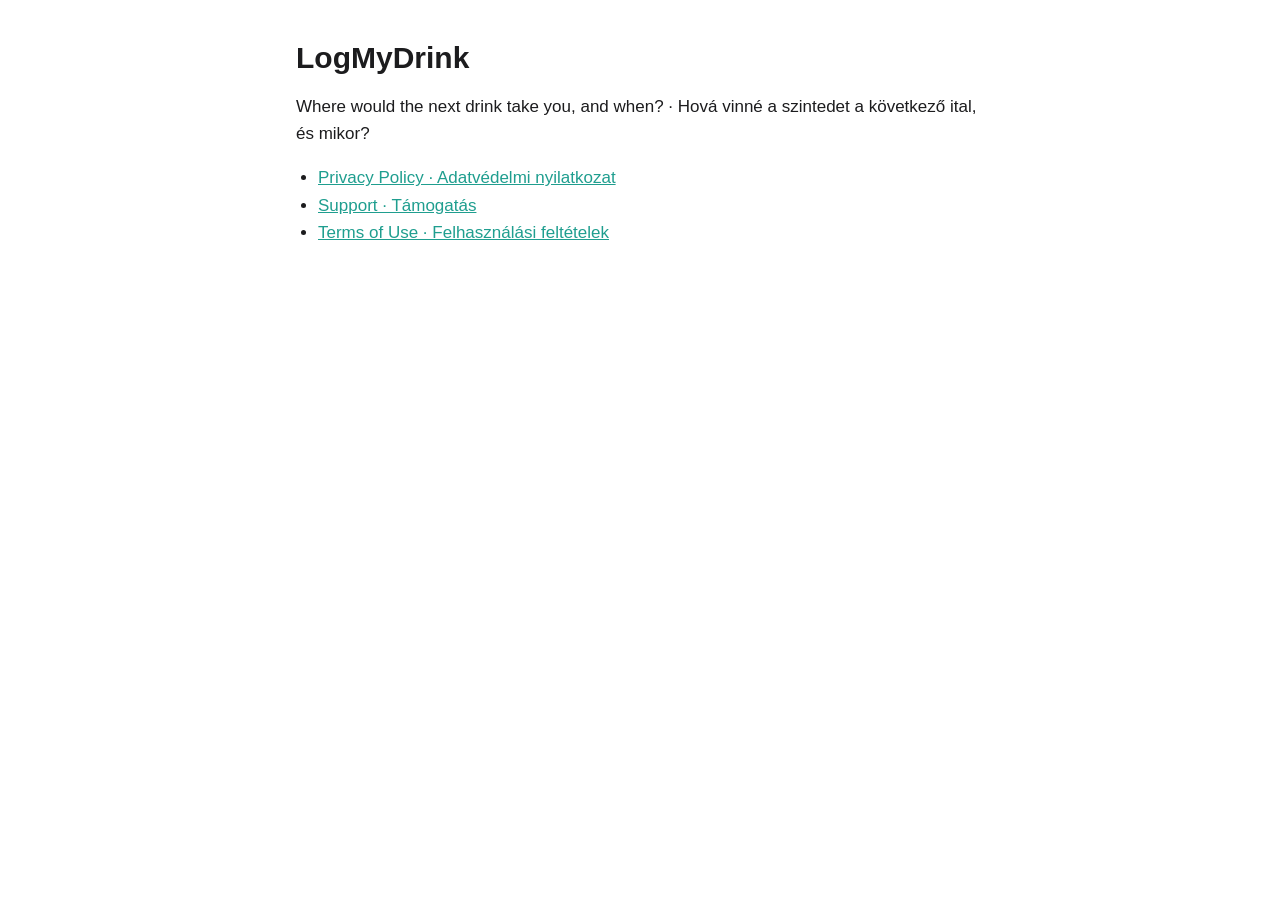
<file: index.html>
<!doctype html>
<html lang="en">
<head>
<meta charset="utf-8">
<meta name="viewport" content="width=device-width, initial-scale=1">
<title>LogMyDrink</title>
<link rel="stylesheet" href="style.css">
</head>
<body>
<main>
<h1>LogMyDrink</h1>
<p>Where would the next drink take you, and when? · Hová vinné a szintedet a következő ital, és mikor?</p>
<ul>
<li><a href="privacy/">Privacy Policy · Adatvédelmi nyilatkozat</a></li>
<li><a href="support/">Support · Támogatás</a></li>
<li><a href="terms/">Terms of Use · Felhasználási feltételek</a></li>
</ul>
</main>
</body>
</html>
</file>
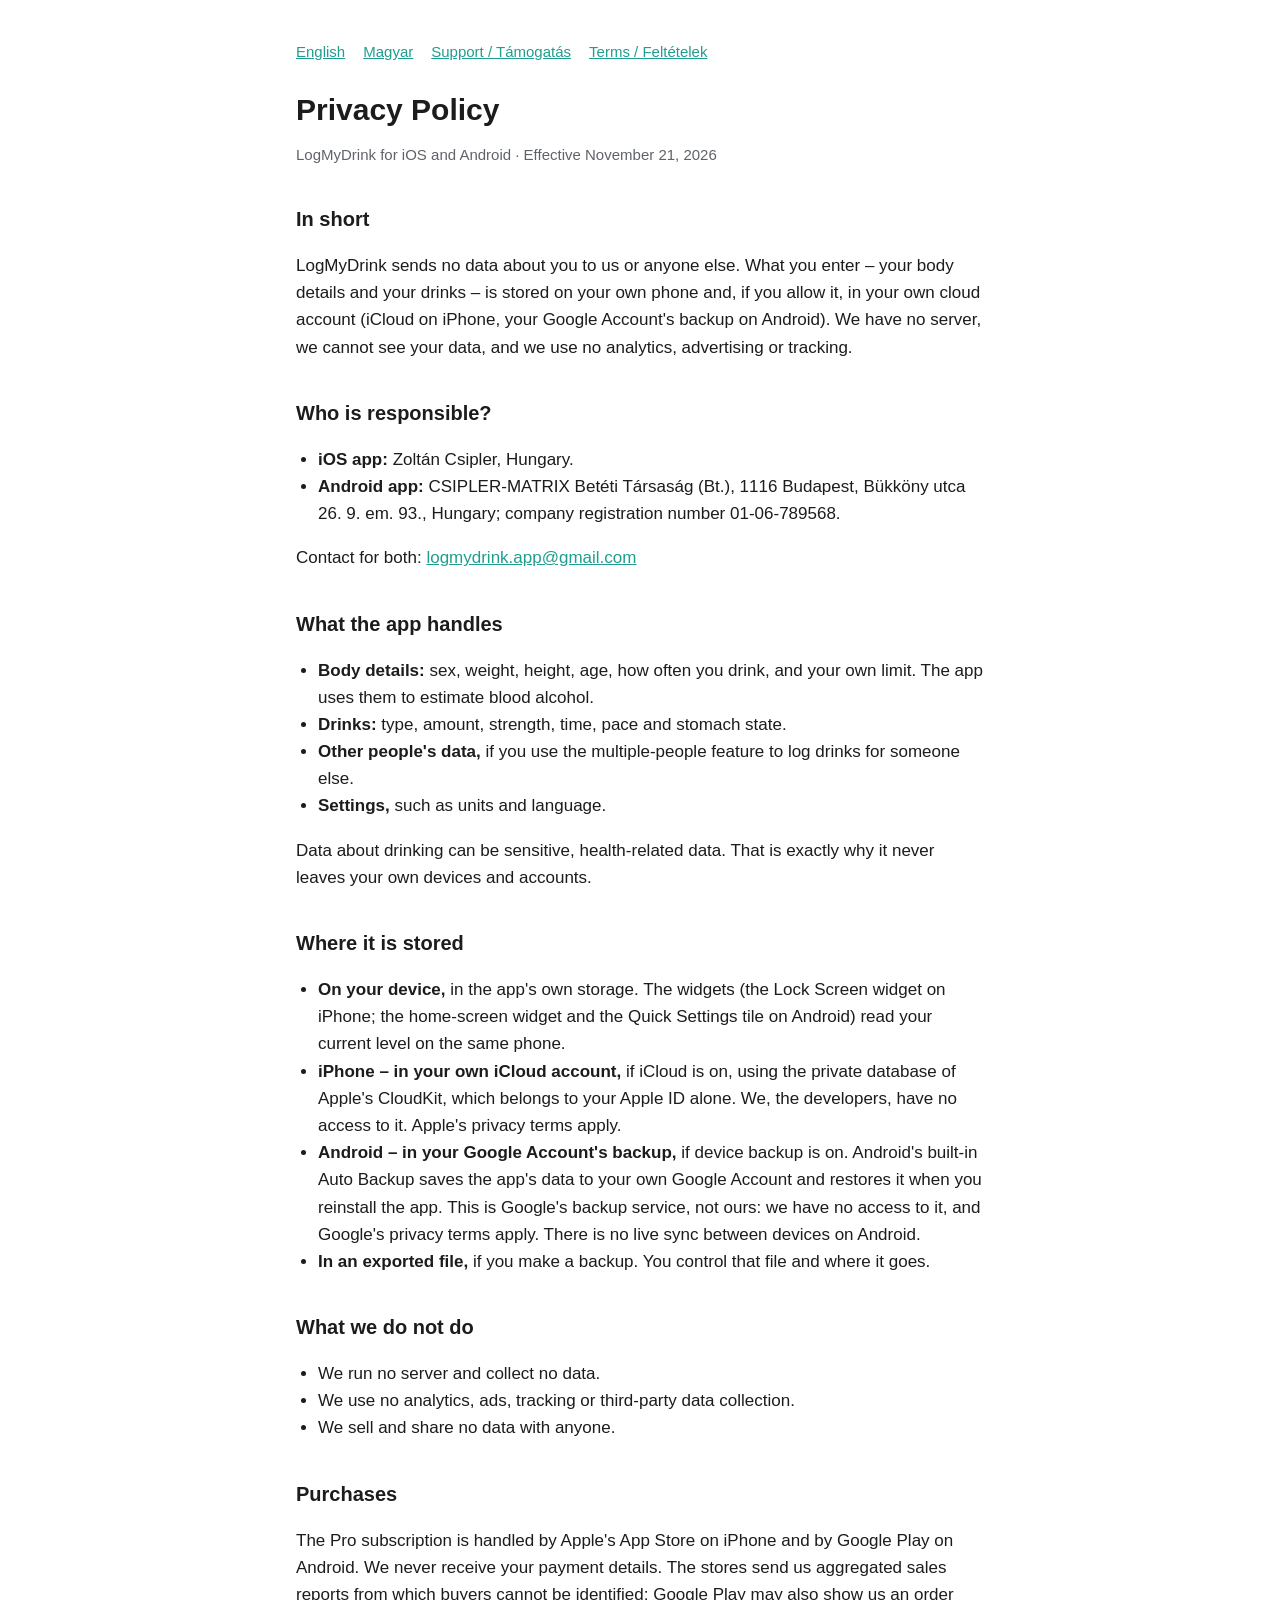
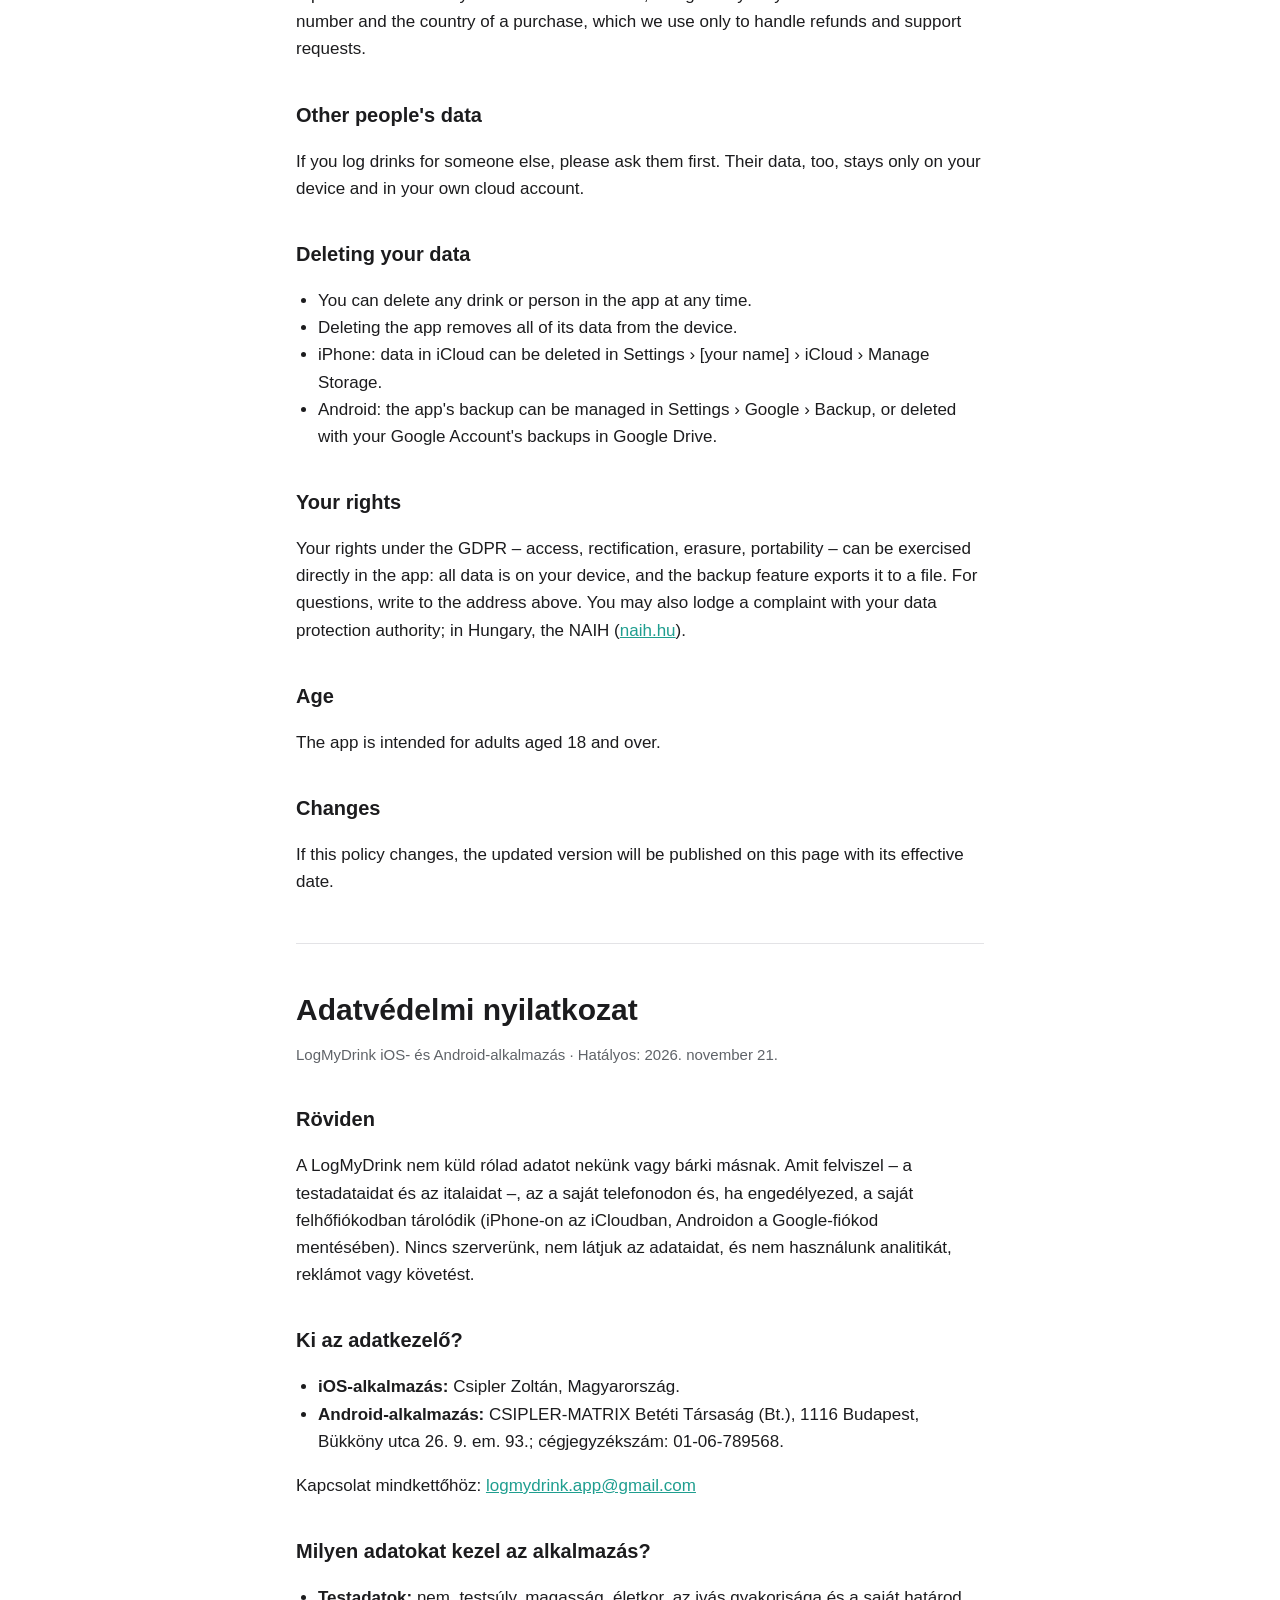
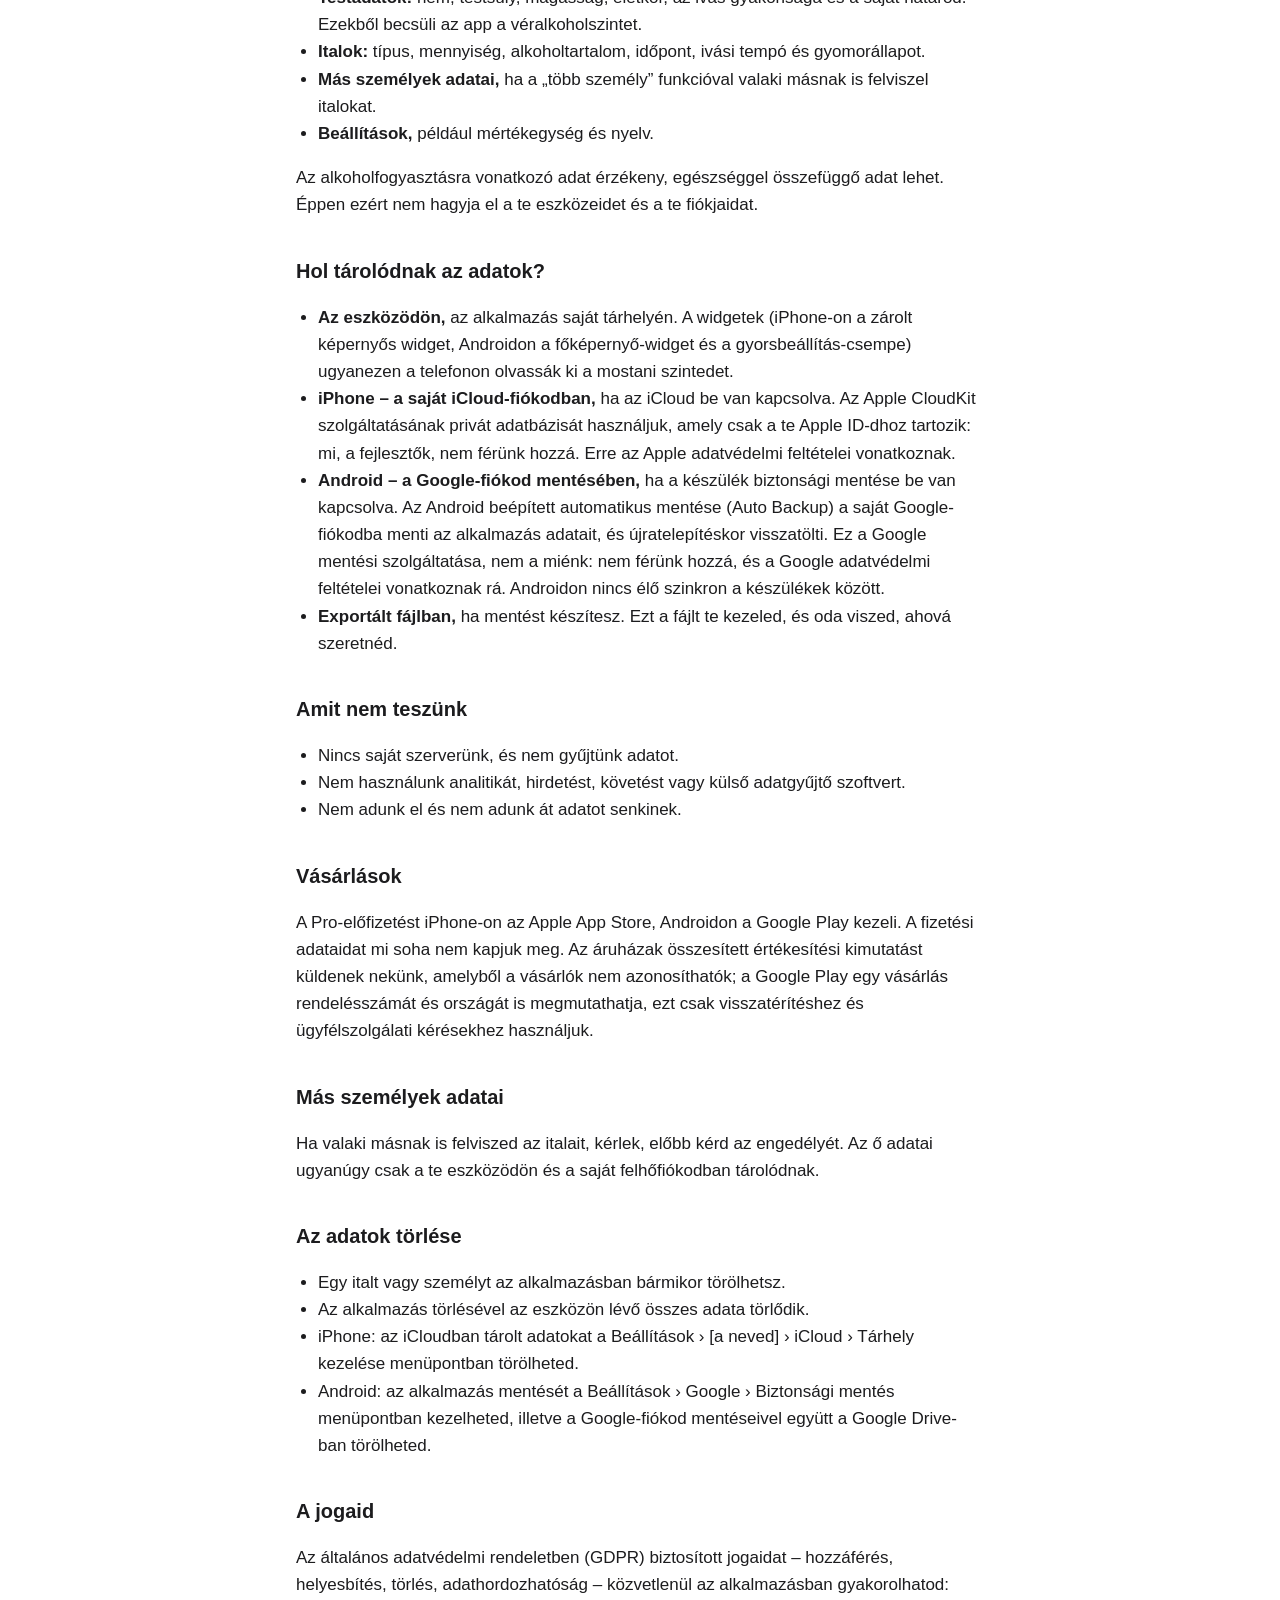
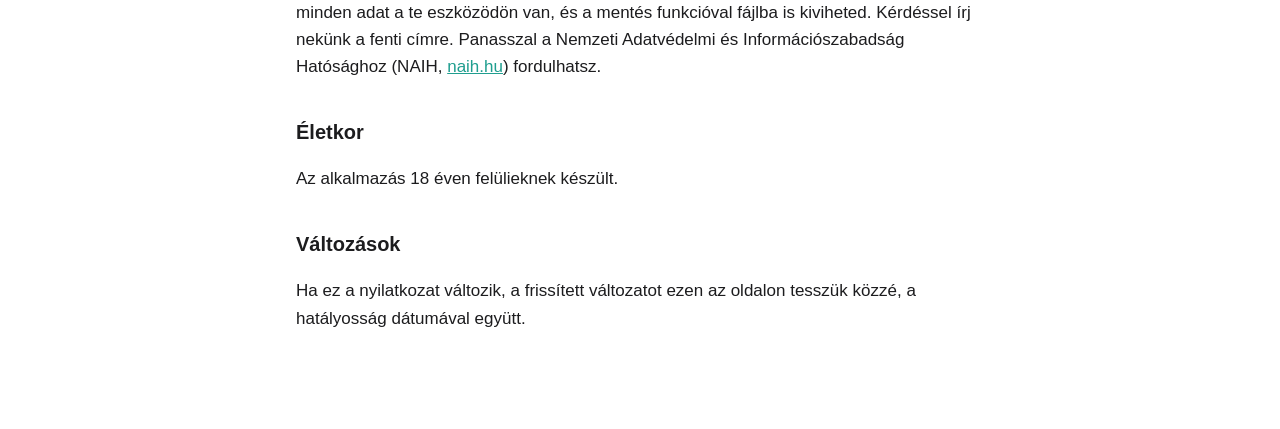
<file: privacy/index.html>
<!doctype html>
<html lang="en">
<head>
<meta charset="utf-8">
<meta name="viewport" content="width=device-width, initial-scale=1">
<title>LogMyDrink – Privacy Policy / Adatvédelmi nyilatkozat</title>
<link rel="stylesheet" href="../style.css">
</head>
<body>
<main>
<nav><a href="#en">English</a><a href="#hu">Magyar</a><a href="../support/">Support / Támogatás</a><a href="../terms/">Terms / Feltételek</a></nav>

<section id="en" lang="en">
<h1>Privacy Policy</h1>
<p class="muted">LogMyDrink for iOS and Android · Effective November 21, 2026</p>

<h2>In short</h2>
<p>LogMyDrink sends no data about you to us or anyone else. What you enter – your body details and your drinks – is stored on your own phone and, if you allow it, in your own cloud account (iCloud on iPhone, your Google Account's backup on Android). We have no server, we cannot see your data, and we use no analytics, advertising or tracking.</p>

<h2>Who is responsible?</h2>
<ul>
<li><strong>iOS app:</strong> Zoltán Csipler, Hungary.</li>
<li><strong>Android app:</strong> CSIPLER-MATRIX Betéti Társaság (Bt.), 1116 Budapest, Bükköny utca 26. 9. em. 93., Hungary; company registration number 01-06-789568.</li>
</ul>
<p>Contact for both: <a href="mailto:logmydrink.app@gmail.com">logmydrink.app@gmail.com</a></p>

<h2>What the app handles</h2>
<ul>
<li><strong>Body details:</strong> sex, weight, height, age, how often you drink, and your own limit. The app uses them to estimate blood alcohol.</li>
<li><strong>Drinks:</strong> type, amount, strength, time, pace and stomach state.</li>
<li><strong>Other people's data,</strong> if you use the multiple-people feature to log drinks for someone else.</li>
<li><strong>Settings,</strong> such as units and language.</li>
</ul>
<p>Data about drinking can be sensitive, health-related data. That is exactly why it never leaves your own devices and accounts.</p>

<h2>Where it is stored</h2>
<ul>
<li><strong>On your device,</strong> in the app's own storage. The widgets (the Lock Screen widget on iPhone; the home-screen widget and the Quick Settings tile on Android) read your current level on the same phone.</li>
<li><strong>iPhone – in your own iCloud account,</strong> if iCloud is on, using the private database of Apple's CloudKit, which belongs to your Apple ID alone. We, the developers, have no access to it. Apple's privacy terms apply.</li>
<li><strong>Android – in your Google Account's backup,</strong> if device backup is on. Android's built-in Auto Backup saves the app's data to your own Google Account and restores it when you reinstall the app. This is Google's backup service, not ours: we have no access to it, and Google's privacy terms apply. There is no live sync between devices on Android.</li>
<li><strong>In an exported file,</strong> if you make a backup. You control that file and where it goes.</li>
</ul>

<h2>What we do not do</h2>
<ul>
<li>We run no server and collect no data.</li>
<li>We use no analytics, ads, tracking or third-party data collection.</li>
<li>We sell and share no data with anyone.</li>
</ul>

<h2>Purchases</h2>
<p>The Pro subscription is handled by Apple's App Store on iPhone and by Google Play on Android. We never receive your payment details. The stores send us aggregated sales reports from which buyers cannot be identified; Google Play may also show us an order number and the country of a purchase, which we use only to handle refunds and support requests.</p>

<h2>Other people's data</h2>
<p>If you log drinks for someone else, please ask them first. Their data, too, stays only on your device and in your own cloud account.</p>

<h2>Deleting your data</h2>
<ul>
<li>You can delete any drink or person in the app at any time.</li>
<li>Deleting the app removes all of its data from the device.</li>
<li>iPhone: data in iCloud can be deleted in Settings › [your name] › iCloud › Manage Storage.</li>
<li>Android: the app's backup can be managed in Settings › Google › Backup, or deleted with your Google Account's backups in Google Drive.</li>
</ul>

<h2>Your rights</h2>
<p>Your rights under the GDPR – access, rectification, erasure, portability – can be exercised directly in the app: all data is on your device, and the backup feature exports it to a file. For questions, write to the address above. You may also lodge a complaint with your data protection authority; in Hungary, the NAIH (<a href="https://naih.hu">naih.hu</a>).</p>

<h2>Age</h2>
<p>The app is intended for adults aged 18 and over.</p>

<h2>Changes</h2>
<p>If this policy changes, the updated version will be published on this page with its effective date.</p>
</section>

<hr>

<section id="hu" lang="hu">
<h1>Adatvédelmi nyilatkozat</h1>
<p class="muted">LogMyDrink iOS- és Android-alkalmazás · Hatályos: 2026. november 21.</p>

<h2>Röviden</h2>
<p>A LogMyDrink nem küld rólad adatot nekünk vagy bárki másnak. Amit felviszel – a testadataidat és az italaidat –, az a saját telefonodon és, ha engedélyezed, a saját felhőfiókodban tárolódik (iPhone-on az iCloudban, Androidon a Google-fiókod mentésében). Nincs szerverünk, nem látjuk az adataidat, és nem használunk analitikát, reklámot vagy követést.</p>

<h2>Ki az adatkezelő?</h2>
<ul>
<li><strong>iOS-alkalmazás:</strong> Csipler Zoltán, Magyarország.</li>
<li><strong>Android-alkalmazás:</strong> CSIPLER-MATRIX Betéti Társaság (Bt.), 1116 Budapest, Bükköny utca 26. 9. em. 93.; cégjegyzékszám: 01-06-789568.</li>
</ul>
<p>Kapcsolat mindkettőhöz: <a href="mailto:logmydrink.app@gmail.com">logmydrink.app@gmail.com</a></p>

<h2>Milyen adatokat kezel az alkalmazás?</h2>
<ul>
<li><strong>Testadatok:</strong> nem, testsúly, magasság, életkor, az ivás gyakorisága és a saját határod. Ezekből becsüli az app a véralkoholszintet.</li>
<li><strong>Italok:</strong> típus, mennyiség, alkoholtartalom, időpont, ivási tempó és gyomorállapot.</li>
<li><strong>Más személyek adatai,</strong> ha a „több személy” funkcióval valaki másnak is felviszel italokat.</li>
<li><strong>Beállítások,</strong> például mértékegység és nyelv.</li>
</ul>
<p>Az alkoholfogyasztásra vonatkozó adat érzékeny, egészséggel összefüggő adat lehet. Éppen ezért nem hagyja el a te eszközeidet és a te fiókjaidat.</p>

<h2>Hol tárolódnak az adatok?</h2>
<ul>
<li><strong>Az eszközödön,</strong> az alkalmazás saját tárhelyén. A widgetek (iPhone-on a zárolt képernyős widget, Androidon a főképernyő-widget és a gyorsbeállítás-csempe) ugyanezen a telefonon olvassák ki a mostani szintedet.</li>
<li><strong>iPhone – a saját iCloud-fiókodban,</strong> ha az iCloud be van kapcsolva. Az Apple CloudKit szolgáltatásának privát adatbázisát használjuk, amely csak a te Apple ID-dhoz tartozik: mi, a fejlesztők, nem férünk hozzá. Erre az Apple adatvédelmi feltételei vonatkoznak.</li>
<li><strong>Android – a Google-fiókod mentésében,</strong> ha a készülék biztonsági mentése be van kapcsolva. Az Android beépített automatikus mentése (Auto Backup) a saját Google-fiókodba menti az alkalmazás adatait, és újratelepítéskor visszatölti. Ez a Google mentési szolgáltatása, nem a miénk: nem férünk hozzá, és a Google adatvédelmi feltételei vonatkoznak rá. Androidon nincs élő szinkron a készülékek között.</li>
<li><strong>Exportált fájlban,</strong> ha mentést készítesz. Ezt a fájlt te kezeled, és oda viszed, ahová szeretnéd.</li>
</ul>

<h2>Amit nem teszünk</h2>
<ul>
<li>Nincs saját szerverünk, és nem gyűjtünk adatot.</li>
<li>Nem használunk analitikát, hirdetést, követést vagy külső adatgyűjtő szoftvert.</li>
<li>Nem adunk el és nem adunk át adatot senkinek.</li>
</ul>

<h2>Vásárlások</h2>
<p>A Pro-előfizetést iPhone-on az Apple App Store, Androidon a Google Play kezeli. A fizetési adataidat mi soha nem kapjuk meg. Az áruházak összesített értékesítési kimutatást küldenek nekünk, amelyből a vásárlók nem azonosíthatók; a Google Play egy vásárlás rendelésszámát és országát is megmutathatja, ezt csak visszatérítéshez és ügyfélszolgálati kérésekhez használjuk.</p>

<h2>Más személyek adatai</h2>
<p>Ha valaki másnak is felviszed az italait, kérlek, előbb kérd az engedélyét. Az ő adatai ugyanúgy csak a te eszközödön és a saját felhőfiókodban tárolódnak.</p>

<h2>Az adatok törlése</h2>
<ul>
<li>Egy italt vagy személyt az alkalmazásban bármikor törölhetsz.</li>
<li>Az alkalmazás törlésével az eszközön lévő összes adata törlődik.</li>
<li>iPhone: az iCloudban tárolt adatokat a Beállítások › [a neved] › iCloud › Tárhely kezelése menüpontban törölheted.</li>
<li>Android: az alkalmazás mentését a Beállítások › Google › Biztonsági mentés menüpontban kezelheted, illetve a Google-fiókod mentéseivel együtt a Google Drive-ban törölheted.</li>
</ul>

<h2>A jogaid</h2>
<p>Az általános adatvédelmi rendeletben (GDPR) biztosított jogaidat – hozzáférés, helyesbítés, törlés, adathordozhatóság – közvetlenül az alkalmazásban gyakorolhatod: minden adat a te eszközödön van, és a mentés funkcióval fájlba is kiviheted. Kérdéssel írj nekünk a fenti címre. Panasszal a Nemzeti Adatvédelmi és Információszabadság Hatósághoz (NAIH, <a href="https://naih.hu">naih.hu</a>) fordulhatsz.</p>

<h2>Életkor</h2>
<p>Az alkalmazás 18 éven felülieknek készült.</p>

<h2>Változások</h2>
<p>Ha ez a nyilatkozat változik, a frissített változatot ezen az oldalon tesszük közzé, a hatályosság dátumával együtt.</p>
</section>
</main>
</body>
</html>
</file>
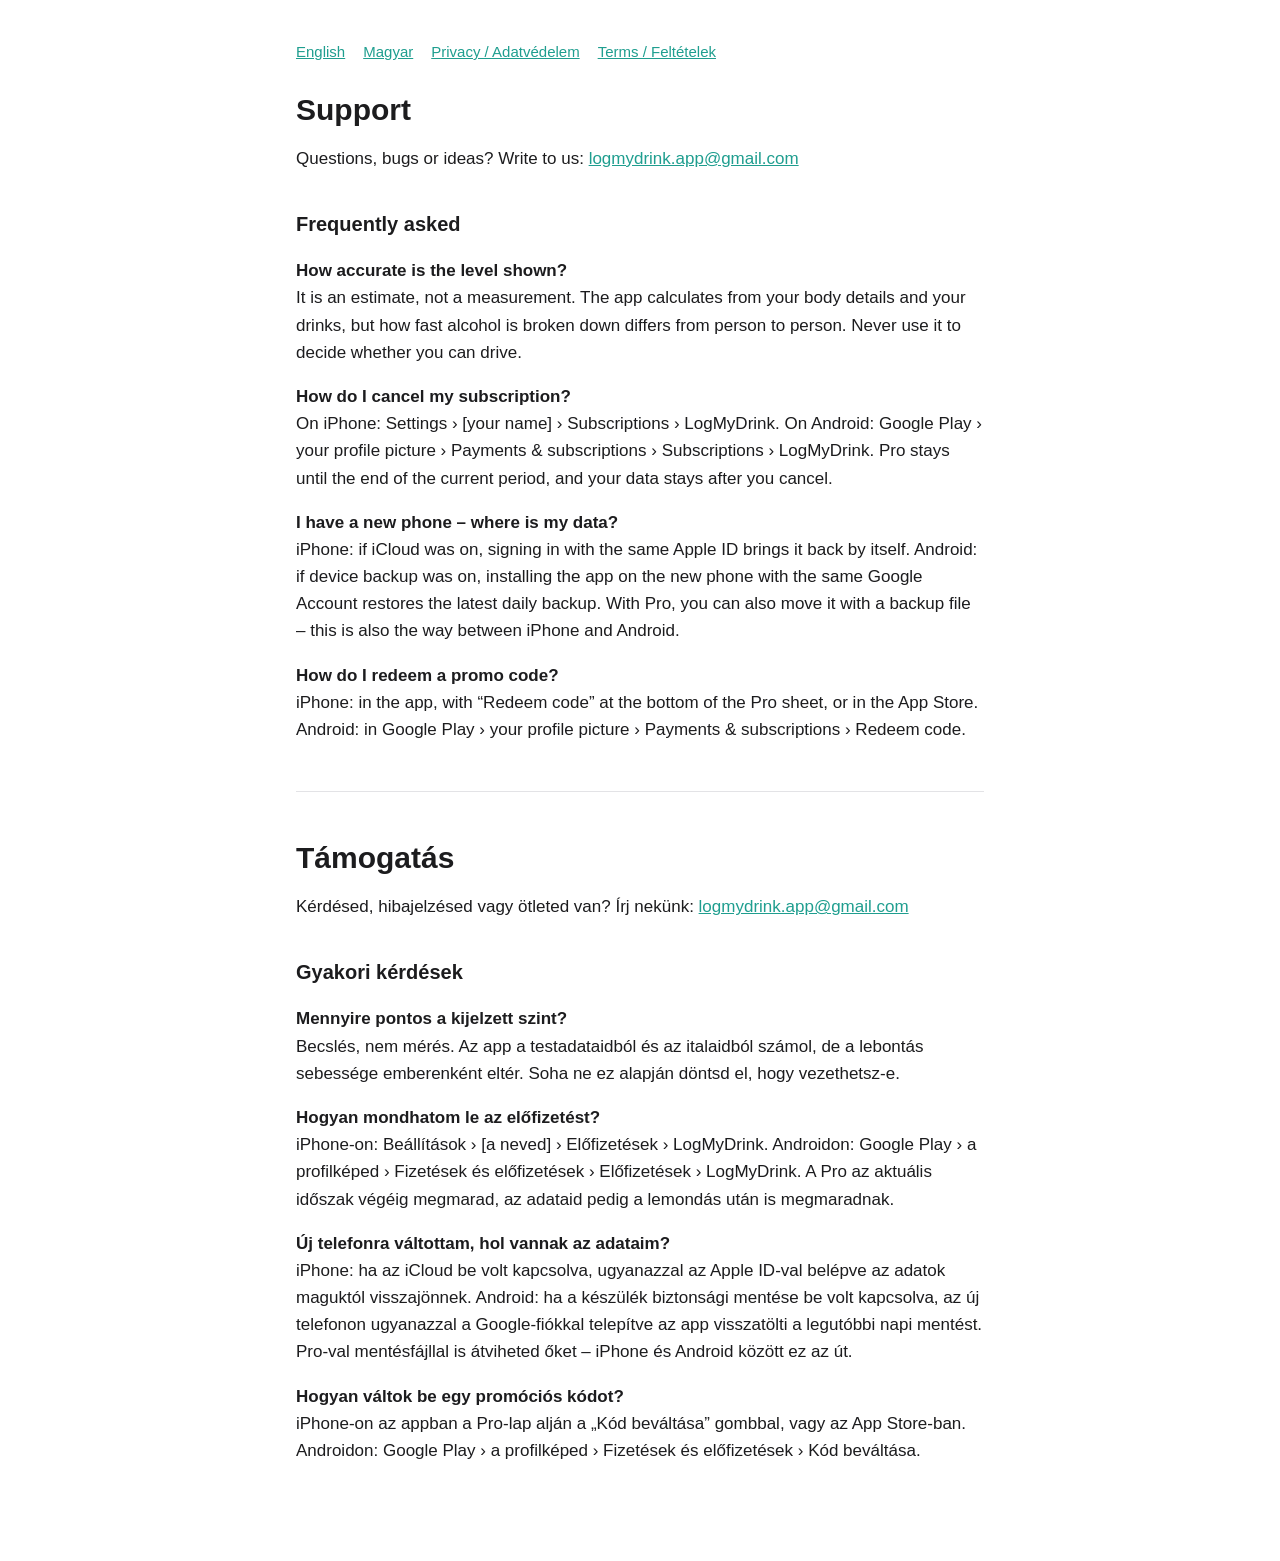
<file: support/index.html>
<!doctype html>
<html lang="en">
<head>
<meta charset="utf-8">
<meta name="viewport" content="width=device-width, initial-scale=1">
<title>LogMyDrink – Support / Támogatás</title>
<link rel="stylesheet" href="../style.css">
</head>
<body>
<main>
<nav><a href="#en">English</a><a href="#hu">Magyar</a><a href="../privacy/">Privacy / Adatvédelem</a><a href="../terms/">Terms / Feltételek</a></nav>

<section id="en" lang="en">
<h1>Support</h1>
<p>Questions, bugs or ideas? Write to us: <a href="mailto:logmydrink.app@gmail.com">logmydrink.app@gmail.com</a></p>

<h2>Frequently asked</h2>
<p><strong>How accurate is the level shown?</strong><br>
It is an estimate, not a measurement. The app calculates from your body details and your drinks, but how fast alcohol is broken down differs from person to person. Never use it to decide whether you can drive.</p>
<p><strong>How do I cancel my subscription?</strong><br>
On iPhone: Settings › [your name] › Subscriptions › LogMyDrink. On Android: Google Play › your profile picture › Payments &amp; subscriptions › Subscriptions › LogMyDrink. Pro stays until the end of the current period, and your data stays after you cancel.</p>
<p><strong>I have a new phone – where is my data?</strong><br>
iPhone: if iCloud was on, signing in with the same Apple ID brings it back by itself. Android: if device backup was on, installing the app on the new phone with the same Google Account restores the latest daily backup. With Pro, you can also move it with a backup file – this is also the way between iPhone and Android.</p>
<p><strong>How do I redeem a promo code?</strong><br>
iPhone: in the app, with “Redeem code” at the bottom of the Pro sheet, or in the App Store. Android: in Google Play › your profile picture › Payments &amp; subscriptions › Redeem code.</p>
</section>

<hr>

<section id="hu" lang="hu">
<h1>Támogatás</h1>
<p>Kérdésed, hibajelzésed vagy ötleted van? Írj nekünk: <a href="mailto:logmydrink.app@gmail.com">logmydrink.app@gmail.com</a></p>

<h2>Gyakori kérdések</h2>
<p><strong>Mennyire pontos a kijelzett szint?</strong><br>
Becslés, nem mérés. Az app a testadataidból és az italaidból számol, de a lebontás sebessége emberenként eltér. Soha ne ez alapján döntsd el, hogy vezethetsz-e.</p>
<p><strong>Hogyan mondhatom le az előfizetést?</strong><br>
iPhone-on: Beállítások › [a neved] › Előfizetések › LogMyDrink. Androidon: Google Play › a profilképed › Fizetések és előfizetések › Előfizetések › LogMyDrink. A Pro az aktuális időszak végéig megmarad, az adataid pedig a lemondás után is megmaradnak.</p>
<p><strong>Új telefonra váltottam, hol vannak az adataim?</strong><br>
iPhone: ha az iCloud be volt kapcsolva, ugyanazzal az Apple ID-val belépve az adatok maguktól visszajönnek. Android: ha a készülék biztonsági mentése be volt kapcsolva, az új telefonon ugyanazzal a Google-fiókkal telepítve az app visszatölti a legutóbbi napi mentést. Pro-val mentésfájllal is átviheted őket – iPhone és Android között ez az út.</p>
<p><strong>Hogyan váltok be egy promóciós kódot?</strong><br>
iPhone-on az appban a Pro-lap alján a „Kód beváltása” gombbal, vagy az App Store-ban. Androidon: Google Play › a profilképed › Fizetések és előfizetések › Kód beváltása.</p>
</section>
</main>
</body>
</html>
</file>
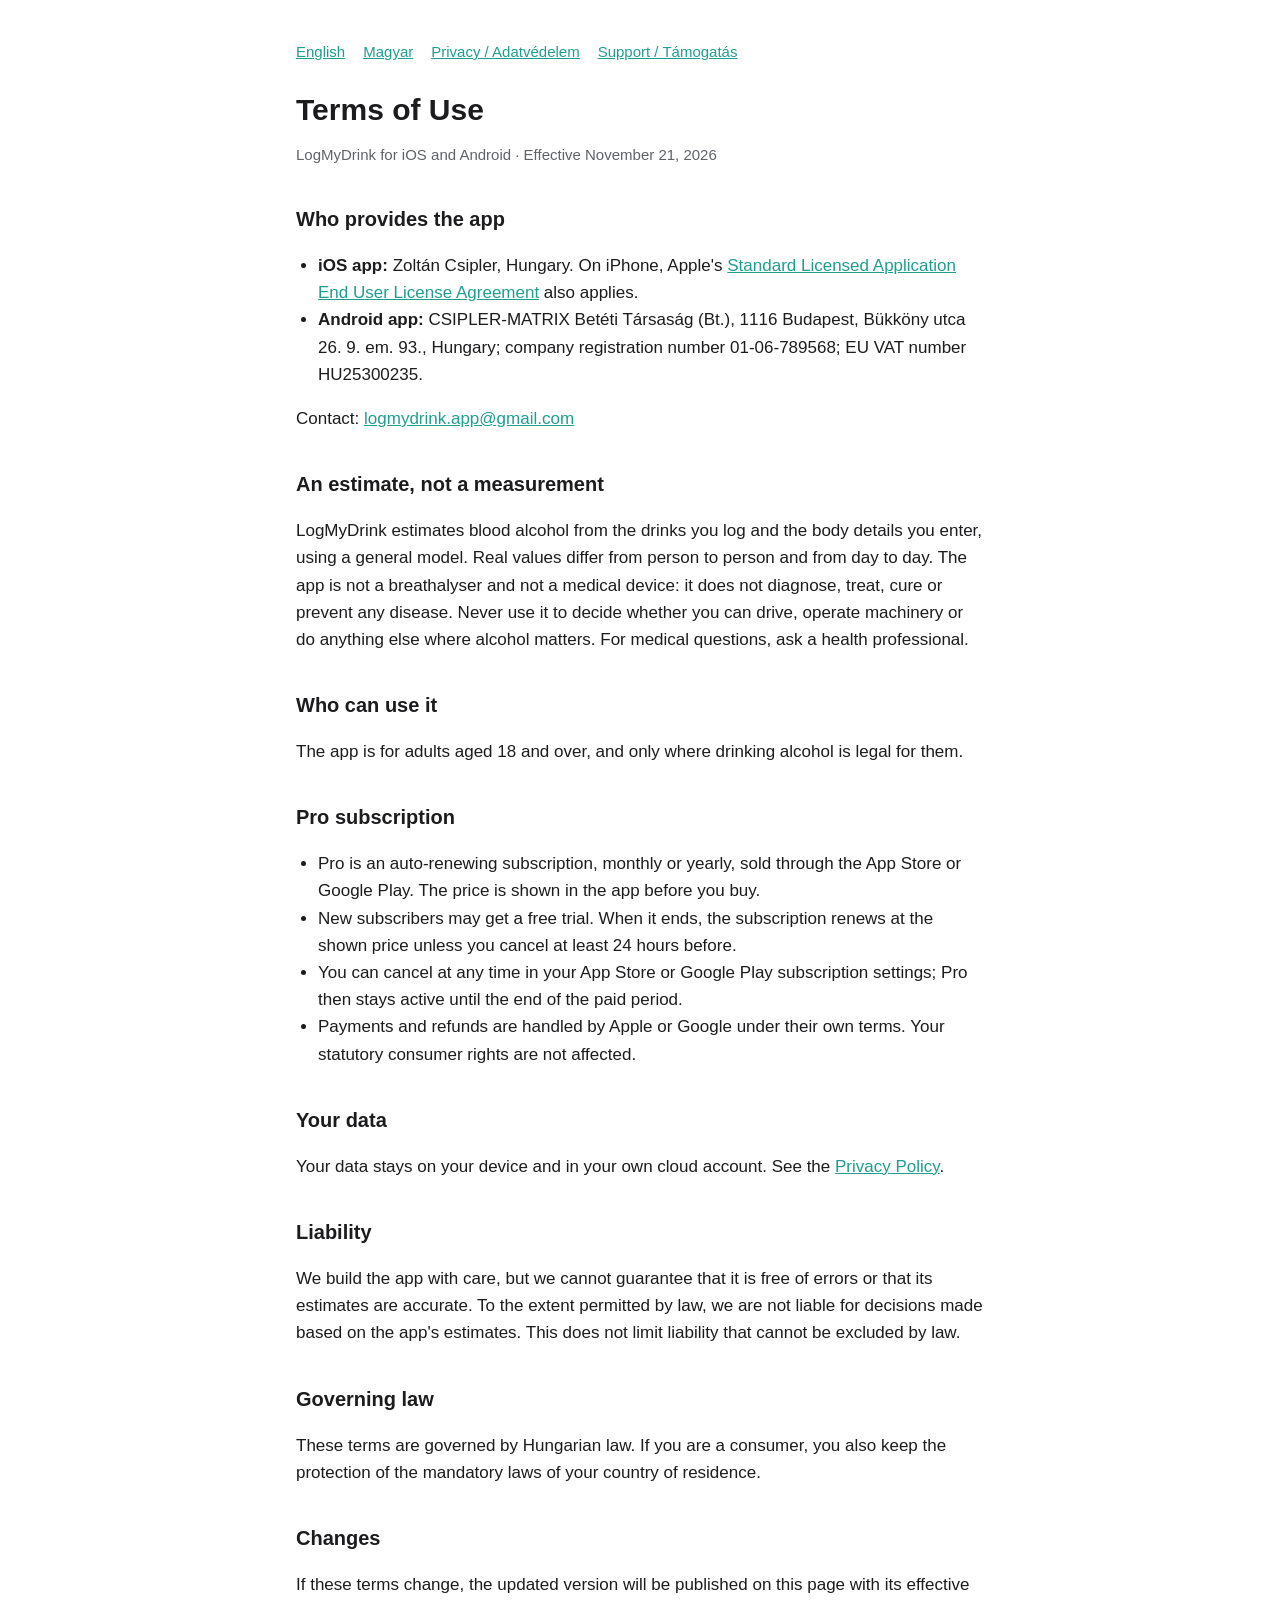
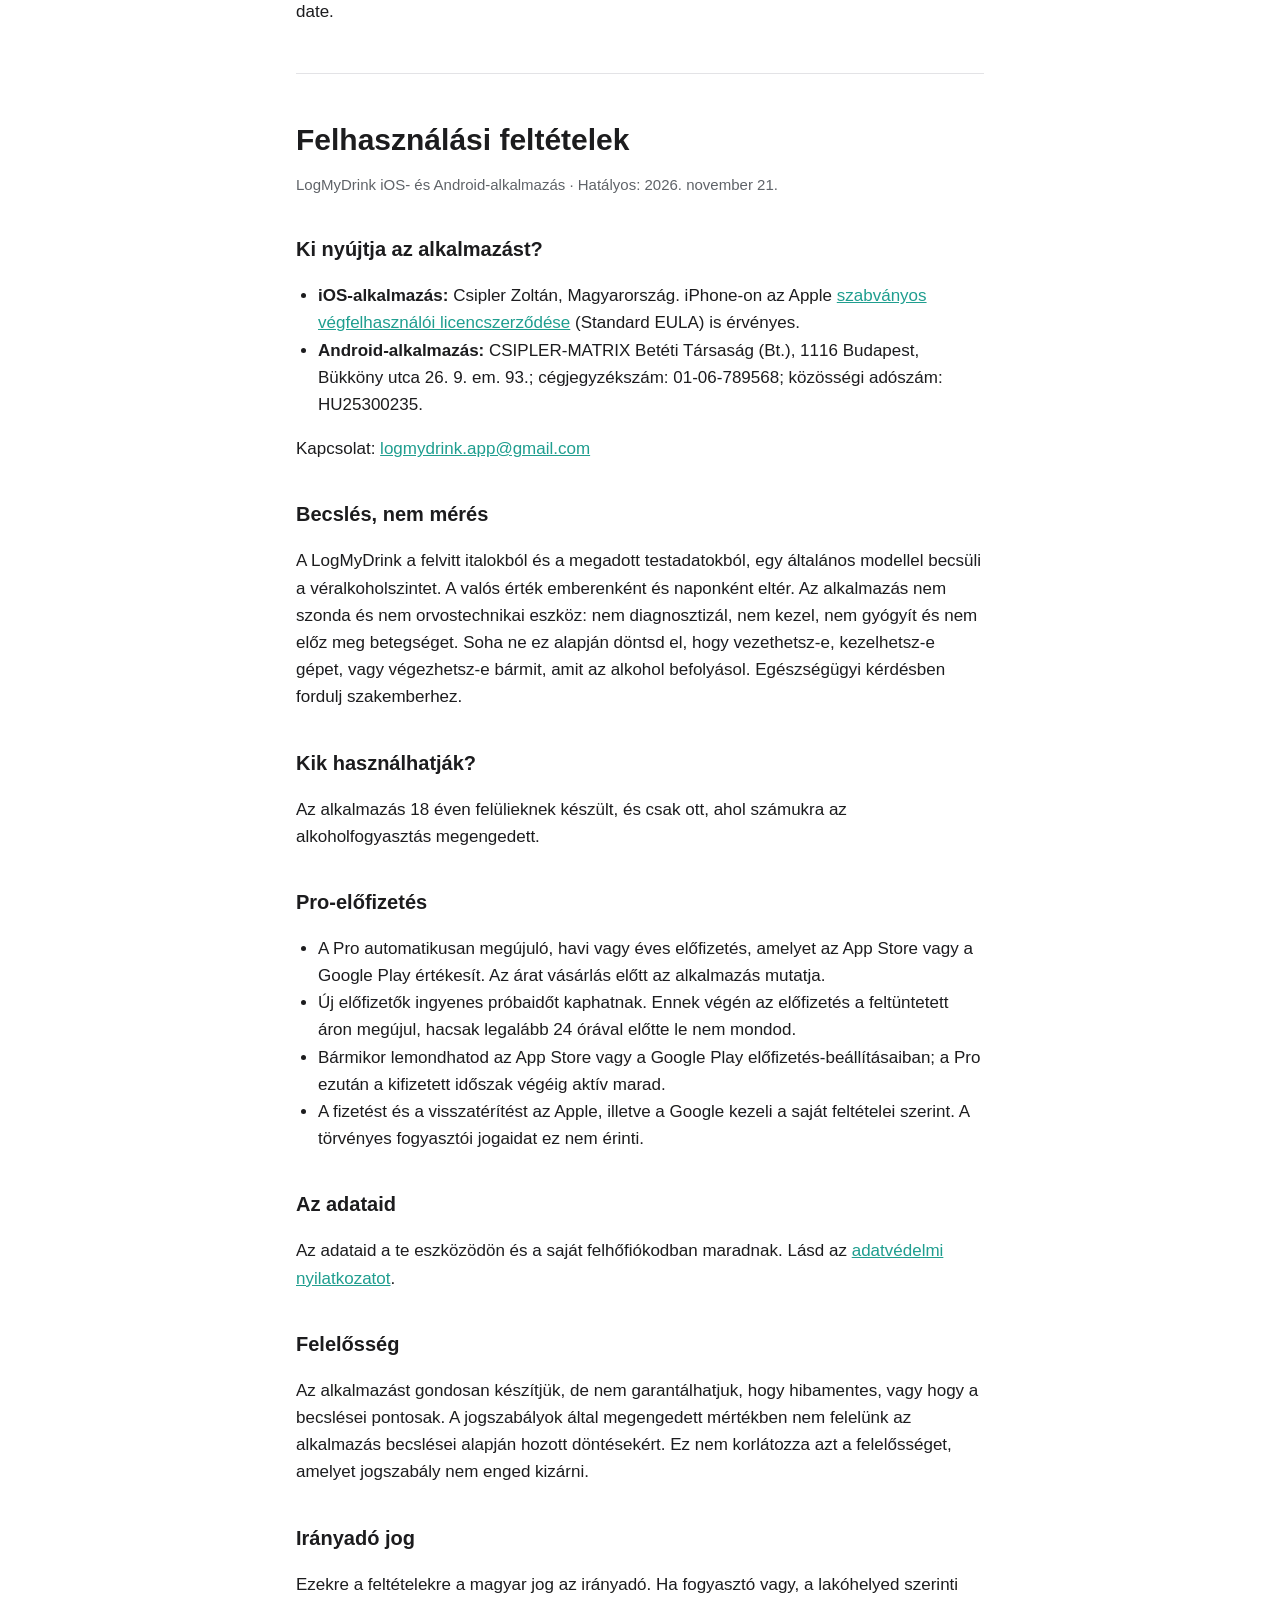
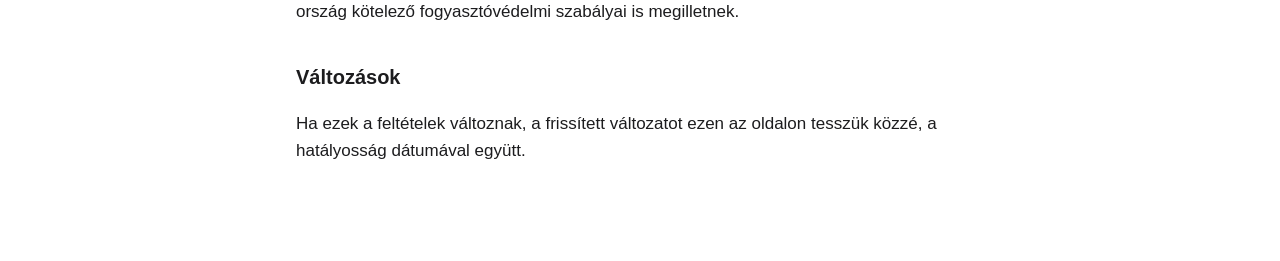
<file: terms/index.html>
<!doctype html>
<html lang="en">
<head>
<meta charset="utf-8">
<meta name="viewport" content="width=device-width, initial-scale=1">
<title>LogMyDrink – Terms of Use / Felhasználási feltételek</title>
<link rel="stylesheet" href="../style.css">
</head>
<body>
<main>
<nav><a href="#en">English</a><a href="#hu">Magyar</a><a href="../privacy/">Privacy / Adatvédelem</a><a href="../support/">Support / Támogatás</a></nav>

<section id="en" lang="en">
<h1>Terms of Use</h1>
<p class="muted">LogMyDrink for iOS and Android · Effective November 21, 2026</p>

<h2>Who provides the app</h2>
<ul>
<li><strong>iOS app:</strong> Zoltán Csipler, Hungary. On iPhone, Apple's <a href="https://www.apple.com/legal/internet-services/itunes/dev/stdeula/">Standard Licensed Application End User License Agreement</a> also applies.</li>
<li><strong>Android app:</strong> CSIPLER-MATRIX Betéti Társaság (Bt.), 1116 Budapest, Bükköny utca 26. 9. em. 93., Hungary; company registration number 01-06-789568; EU VAT number HU25300235.</li>
</ul>
<p>Contact: <a href="mailto:logmydrink.app@gmail.com">logmydrink.app@gmail.com</a></p>

<h2>An estimate, not a measurement</h2>
<p>LogMyDrink estimates blood alcohol from the drinks you log and the body details you enter, using a general model. Real values differ from person to person and from day to day. The app is not a breathalyser and not a medical device: it does not diagnose, treat, cure or prevent any disease. Never use it to decide whether you can drive, operate machinery or do anything else where alcohol matters. For medical questions, ask a health professional.</p>

<h2>Who can use it</h2>
<p>The app is for adults aged 18 and over, and only where drinking alcohol is legal for them.</p>

<h2>Pro subscription</h2>
<ul>
<li>Pro is an auto-renewing subscription, monthly or yearly, sold through the App Store or Google Play. The price is shown in the app before you buy.</li>
<li>New subscribers may get a free trial. When it ends, the subscription renews at the shown price unless you cancel at least 24 hours before.</li>
<li>You can cancel at any time in your App Store or Google Play subscription settings; Pro then stays active until the end of the paid period.</li>
<li>Payments and refunds are handled by Apple or Google under their own terms. Your statutory consumer rights are not affected.</li>
</ul>

<h2>Your data</h2>
<p>Your data stays on your device and in your own cloud account. See the <a href="../privacy/">Privacy Policy</a>.</p>

<h2>Liability</h2>
<p>We build the app with care, but we cannot guarantee that it is free of errors or that its estimates are accurate. To the extent permitted by law, we are not liable for decisions made based on the app's estimates. This does not limit liability that cannot be excluded by law.</p>

<h2>Governing law</h2>
<p>These terms are governed by Hungarian law. If you are a consumer, you also keep the protection of the mandatory laws of your country of residence.</p>

<h2>Changes</h2>
<p>If these terms change, the updated version will be published on this page with its effective date.</p>
</section>

<hr>

<section id="hu" lang="hu">
<h1>Felhasználási feltételek</h1>
<p class="muted">LogMyDrink iOS- és Android-alkalmazás · Hatályos: 2026. november 21.</p>

<h2>Ki nyújtja az alkalmazást?</h2>
<ul>
<li><strong>iOS-alkalmazás:</strong> Csipler Zoltán, Magyarország. iPhone-on az Apple <a href="https://www.apple.com/legal/internet-services/itunes/dev/stdeula/">szabványos végfelhasználói licencszerződése</a> (Standard EULA) is érvényes.</li>
<li><strong>Android-alkalmazás:</strong> CSIPLER-MATRIX Betéti Társaság (Bt.), 1116 Budapest, Bükköny utca 26. 9. em. 93.; cégjegyzékszám: 01-06-789568; közösségi adószám: HU25300235.</li>
</ul>
<p>Kapcsolat: <a href="mailto:logmydrink.app@gmail.com">logmydrink.app@gmail.com</a></p>

<h2>Becslés, nem mérés</h2>
<p>A LogMyDrink a felvitt italokból és a megadott testadatokból, egy általános modellel becsüli a véralkoholszintet. A valós érték emberenként és naponként eltér. Az alkalmazás nem szonda és nem orvostechnikai eszköz: nem diagnosztizál, nem kezel, nem gyógyít és nem előz meg betegséget. Soha ne ez alapján döntsd el, hogy vezethetsz-e, kezelhetsz-e gépet, vagy végezhetsz-e bármit, amit az alkohol befolyásol. Egészségügyi kérdésben fordulj szakemberhez.</p>

<h2>Kik használhatják?</h2>
<p>Az alkalmazás 18 éven felülieknek készült, és csak ott, ahol számukra az alkoholfogyasztás megengedett.</p>

<h2>Pro-előfizetés</h2>
<ul>
<li>A Pro automatikusan megújuló, havi vagy éves előfizetés, amelyet az App Store vagy a Google Play értékesít. Az árat vásárlás előtt az alkalmazás mutatja.</li>
<li>Új előfizetők ingyenes próbaidőt kaphatnak. Ennek végén az előfizetés a feltüntetett áron megújul, hacsak legalább 24 órával előtte le nem mondod.</li>
<li>Bármikor lemondhatod az App Store vagy a Google Play előfizetés-beállításaiban; a Pro ezután a kifizetett időszak végéig aktív marad.</li>
<li>A fizetést és a visszatérítést az Apple, illetve a Google kezeli a saját feltételei szerint. A törvényes fogyasztói jogaidat ez nem érinti.</li>
</ul>

<h2>Az adataid</h2>
<p>Az adataid a te eszközödön és a saját felhőfiókodban maradnak. Lásd az <a href="../privacy/">adatvédelmi nyilatkozatot</a>.</p>

<h2>Felelősség</h2>
<p>Az alkalmazást gondosan készítjük, de nem garantálhatjuk, hogy hibamentes, vagy hogy a becslései pontosak. A jogszabályok által megengedett mértékben nem felelünk az alkalmazás becslései alapján hozott döntésekért. Ez nem korlátozza azt a felelősséget, amelyet jogszabály nem enged kizárni.</p>

<h2>Irányadó jog</h2>
<p>Ezekre a feltételekre a magyar jog az irányadó. Ha fogyasztó vagy, a lakóhelyed szerinti ország kötelező fogyasztóvédelmi szabályai is megilletnek.</p>

<h2>Változások</h2>
<p>Ha ezek a feltételek változnak, a frissített változatot ezen az oldalon tesszük közzé, a hatályosság dátumával együtt.</p>
</section>
</main>
</body>
</html>
</file>
<file: style.css>
:root {
  --bg: #ffffff;
  --text: #1c1c1e;
  --muted: #5f6368;
  --accent: #1f9e8f;
  --line: #e3e3e6;
}
@media (prefers-color-scheme: dark) {
  :root {
    --bg: #0d0f12;
    --text: #f2f2f4;
    --muted: #a3a8ae;
    --accent: #45c2b1;
    --line: #2a2e34;
  }
}
* { box-sizing: border-box; }
body {
  margin: 0;
  background: var(--bg);
  color: var(--text);
  font: 17px/1.6 -apple-system, BlinkMacSystemFont, "Segoe UI", Roboto, sans-serif;
}
main { max-width: 720px; margin: 0 auto; padding: 40px 16px 80px; }
h1 { font-size: 30px; line-height: 1.2; margin: 0 0 6px; }
h2 { font-size: 20px; margin: 36px 0 8px; }
.muted { color: var(--muted); font-size: 15px; }
a { color: var(--accent); }
nav { display: flex; flex-wrap: wrap; gap: 18px; margin-bottom: 28px; font-size: 15px; }
hr { border: 0; border-top: 1px solid var(--line); margin: 48px 0; }
ul { padding-left: 22px; }
</file>
